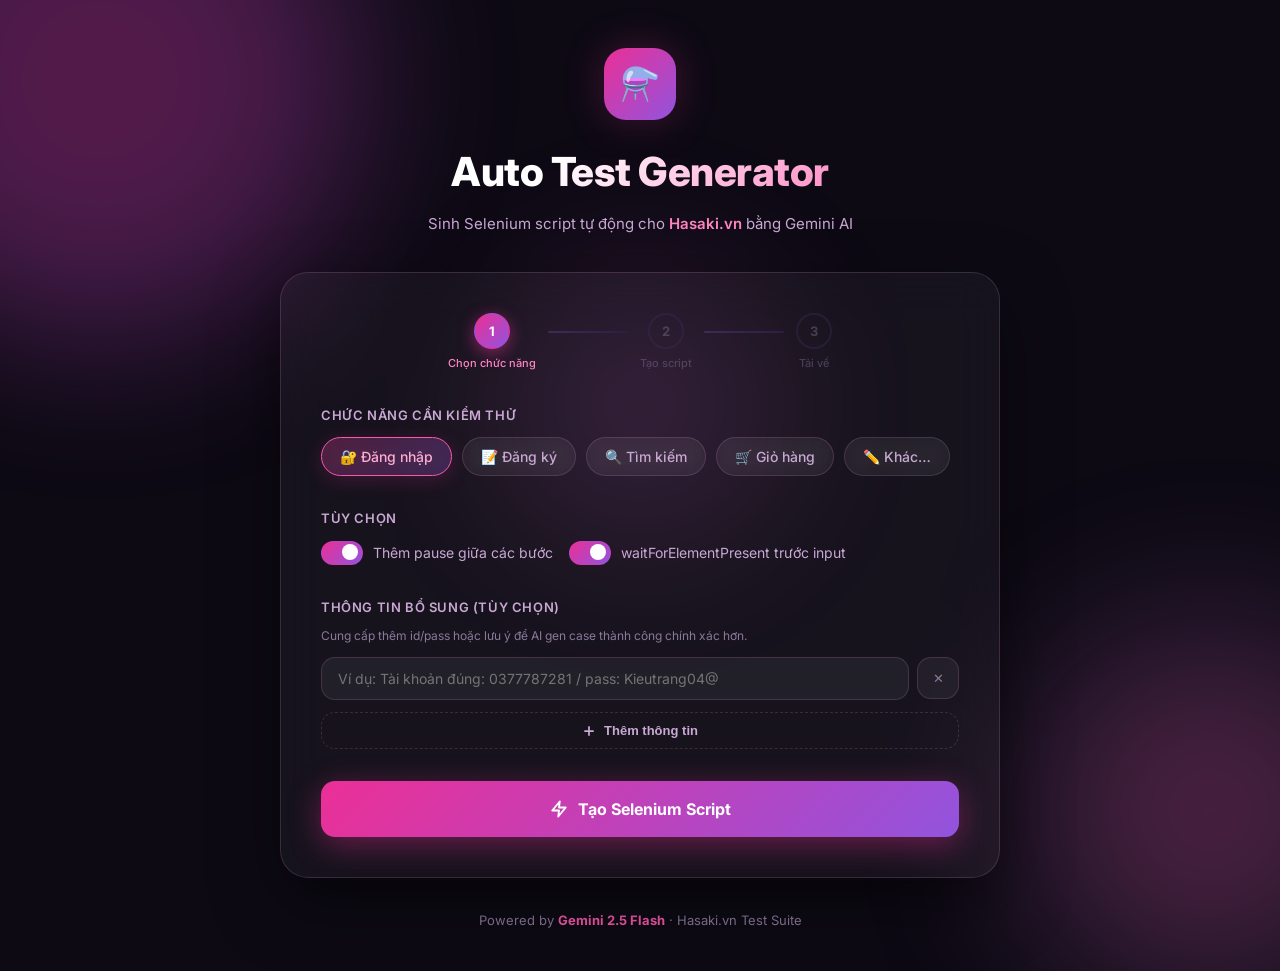
<file: index.html>
<!DOCTYPE html>
<html lang="vi">
<head>
  <meta charset="UTF-8" />
  <meta name="viewport" content="width=device-width, initial-scale=1.0" />
  <title>Hasaki · Auto Test Generator</title>
  <meta name="description" content="Tự động sinh Selenium script kiểm thử Hasaki.vn bằng AI" />
  <link rel="preconnect" href="https://fonts.googleapis.com" />
  <link rel="preconnect" href="https://fonts.gstatic.com" crossorigin />
  <link href="https://fonts.googleapis.com/css2?family=Inter:wght@300;400;500;600;700;800&display=swap" rel="stylesheet" />
  <link rel="stylesheet" href="style.css" />
</head>
<body>

  <!-- ── BACKGROUND BLOBS ── -->
  <div class="bg-blob blob-1"></div>
  <div class="bg-blob blob-2"></div>
  <div class="bg-blob blob-3"></div>

  <!-- ── TOAST ── -->
  <div id="toast" class="toast" role="alert" aria-live="polite">
    <span id="toastIcon" class="toast-icon">✓</span>
    <span id="toastMsg">Thông báo</span>
  </div>

  <!-- ── MAIN ── -->
  <main class="main">

    <!-- Header -->
    <header class="header">
      <div class="logo-badge">
        <span class="logo-icon">⚗️</span>
      </div>
      <h1 class="header-title">Auto Test Generator</h1>
      <p class="header-sub">Sinh Selenium script tự động cho <strong>Hasaki.vn</strong> bằng Gemini AI</p>
    </header>

    <!-- Card -->
    <section class="card" id="mainCard">

      <!-- Step indicator -->
      <div class="steps">
        <div class="step active" id="step1">
          <div class="step-num">1</div>
          <span>Chọn chức năng</span>
        </div>
        <div class="step-line"></div>
        <div class="step" id="step2">
          <div class="step-num">2</div>
          <span>Tạo script</span>
        </div>
        <div class="step-line"></div>
        <div class="step" id="step3">
          <div class="step-num">3</div>
          <span>Tải về</span>
        </div>
      </div>

      <!-- Feature pills -->
      <div class="field-group">
        <label class="field-label">Chức năng cần kiểm thử</label>
        <div class="pill-group" id="pillGroup">
          <button type="button" class="pill active" data-value="Đăng nhập">🔐 Đăng nhập</button>
          <button type="button" class="pill" data-value="Đăng ký tài khoản">📝 Đăng ký</button>
          <button type="button" class="pill" data-value="Tìm kiếm sản phẩm">🔍 Tìm kiếm</button>
          <button type="button" class="pill" data-value="Thêm vào giỏ hàng">🛒 Giỏ hàng</button>
          <button type="button" class="pill" data-value="Khác">✏️ Khác…</button>
        </div>

        <!-- Custom input (hiện khi chọn Khác) -->
        <div class="custom-input-wrap" id="customWrap" style="display:none;">
          <input
            type="text"
            id="customInput"
            class="custom-input"
            placeholder="Nhập tên chức năng cần kiểm thử…"
            maxlength="120"
          />
        </div>
      </div>

      <!-- Options -->
      <div class="field-group">
        <label class="field-label">Tùy chọn</label>
        <div class="options-row">
          <label class="toggle-label">
            <input type="checkbox" id="optPause" checked />
            <span class="toggle"></span>
            Thêm pause giữa các bước
          </label>
          <label class="toggle-label">
            <input type="checkbox" id="optWaitFor" checked />
            <span class="toggle"></span>
            waitForElementPresent trước input
          </label>
        </div>
      </div>

      <!-- Supplementary Info -->
      <div class="field-group">
        <label class="field-label">Thông tin bổ sung (tùy chọn)</label>
        <p class="field-sub">Cung cấp thêm id/pass hoặc lưu ý để AI gen case thành công chính xác hơn.</p>
        <div id="extraInfoContainer" class="extra-info-list">
          <!-- Row 1 (default) -->
          <div class="extra-info-row">
            <input type="text" class="extra-info-input" placeholder="Ví dụ: Tài khoản đúng: 0377787281 / pass: Kieutrang04@">
            <button type="button" class="btn-remove-row" onclick="removeExtraRow(this)">✕</button>
          </div>
        </div>
        <button type="button" id="btnAddExtra" class="btn-add-extra">
          <svg width="14" height="14" viewBox="0 0 24 24" fill="none" stroke="currentColor" stroke-width="3" stroke-linecap="round" stroke-linejoin="round"><line x1="12" y1="5" x2="12" y2="19"></line><line x1="5" y1="12" x2="19" y2="12"></line></svg>
          Thêm thông tin
        </button>
      </div>

      <!-- Generate button -->
      <button type="button" id="generateBtn" class="btn-generate">
        <span class="btn-text">
          <svg width="18" height="18" viewBox="0 0 24 24" fill="none" stroke="currentColor" stroke-width="2.5" stroke-linecap="round" stroke-linejoin="round"><polygon points="13 2 3 14 12 14 11 22 21 10 12 10 13 2"/></svg>
          Tạo Selenium Script
        </span>
        <span class="btn-loader" style="display:none;">
          <span class="spinner"></span> Đang tạo script…
        </span>
      </button>

      <!-- Result panel (ẩn ban đầu) -->
      <div id="resultPanel" class="result-panel" style="display:none;">
        <div class="result-header">
          <div class="result-meta">
            <span class="result-badge">✓ Thành công</span>
            <span id="cmdCount" class="cmd-count">0 commands</span>
          </div>
          <button type="button" id="downloadBtn" class="btn-download">
            <svg width="16" height="16" viewBox="0 0 24 24" fill="none" stroke="currentColor" stroke-width="2.5" stroke-linecap="round" stroke-linejoin="round"><path d="M21 15v4a2 2 0 0 1-2 2H5a2 2 0 0 1-2-2v-4"/><polyline points="7 10 12 15 17 10"/><line x1="12" y1="15" x2="12" y2="3"/></svg>
            Tải file .side
          </button>
        </div>

        <!-- Preview table -->
        <div class="table-wrap">
          <table id="previewTable" class="preview-table">
            <thead>
              <tr>
                <th>#</th>
                <th>Command</th>
                <th>Target</th>
                <th>Value</th>
                <th>Mô tả</th>
              </tr>
            </thead>
            <tbody id="previewBody"></tbody>
          </table>
        </div>
      </div>

    </section>

    <!-- Footer -->
    <footer class="footer">
      Powered by <strong>Gemini 2.5 Flash</strong> · Hasaki.vn Test Suite
    </footer>

  </main>

  <script src="script.js"></script>
</body>
</html>
</file>
<file: style.css>
/* ═══════════════════════════════════════════
   DESIGN TOKENS
═══════════════════════════════════════════ */
:root {
  --pink-50:  #fff0f6;
  --pink-100: #ffd6e7;
  --pink-200: #ffadd2;
  --pink-300: #ff85c2;
  --pink-400: #f759ab;
  --pink-500: #eb2f96;
  --pink-600: #c41d7f;
  --pink-700: #9e1068;

  --purple-400: #b37feb;
  --purple-500: #9254de;

  --dark-900: #0d0a14;
  --dark-800: #150f20;
  --dark-700: #1e1530;
  --dark-600: #2a1f42;
  --dark-500: #3a2d58;

  --text-primary: #f5e6f8;
  --text-secondary: #c9a8d4;
  --text-muted: #8a7a9b;

  --glass-bg: rgba(255, 255, 255, 0.04);
  --glass-border: rgba(255, 182, 230, 0.15);
  --glass-blur: blur(24px);

  --radius-sm: 8px;
  --radius-md: 14px;
  --radius-lg: 20px;
  --radius-xl: 28px;

  --shadow-pink: 0 0 40px rgba(235, 47, 150, 0.25);
  --shadow-card: 0 24px 64px rgba(0,0,0,0.5);

  --transition: 0.22s cubic-bezier(0.4, 0, 0.2, 1);
}

/* ═══════════════════════════════════════════
   RESET & BASE
═══════════════════════════════════════════ */
*, *::before, *::after { box-sizing: border-box; margin: 0; padding: 0; }

html { scroll-behavior: smooth; }

body {
  font-family: 'Inter', -apple-system, sans-serif;
  background: var(--dark-900);
  color: var(--text-primary);
  min-height: 100vh;
  overflow-x: hidden;
  line-height: 1.6;
}

/* ═══════════════════════════════════════════
   ANIMATED BACKGROUND BLOBS
═══════════════════════════════════════════ */
.bg-blob {
  position: fixed;
  border-radius: 50%;
  filter: blur(80px);
  opacity: 0.35;
  pointer-events: none;
  z-index: 0;
  animation: blobFloat 8s ease-in-out infinite alternate;
}

.blob-1 {
  width: 520px; height: 520px;
  background: radial-gradient(circle, #eb2f96, #9254de);
  top: -180px; left: -160px;
  animation-duration: 9s;
}
.blob-2 {
  width: 420px; height: 420px;
  background: radial-gradient(circle, #f759ab, #1890ff40);
  bottom: -120px; right: -140px;
  animation-duration: 11s;
  animation-delay: -3s;
}
.blob-3 {
  width: 280px; height: 280px;
  background: radial-gradient(circle, #b37feb, #eb2f96);
  top: 45%; left: 50%;
  transform: translate(-50%, -50%);
  opacity: 0.18;
  animation-duration: 7s;
  animation-delay: -5s;
}

@keyframes blobFloat {
  0%   { transform: translate(0, 0) scale(1); }
  100% { transform: translate(30px, 20px) scale(1.08); }
}

/* ═══════════════════════════════════════════
   LAYOUT
═══════════════════════════════════════════ */
.main {
  position: relative;
  z-index: 1;
  min-height: 100vh;
  display: flex;
  flex-direction: column;
  align-items: center;
  padding: 48px 16px 40px;
  gap: 0;
}

/* ═══════════════════════════════════════════
   HEADER
═══════════════════════════════════════════ */
.header {
  text-align: center;
  margin-bottom: 36px;
}

.logo-badge {
  width: 72px; height: 72px;
  background: linear-gradient(135deg, var(--pink-500), var(--purple-500));
  border-radius: 22px;
  display: flex; align-items: center; justify-content: center;
  font-size: 32px;
  margin: 0 auto 20px;
  box-shadow: var(--shadow-pink);
  animation: logoPulse 3s ease-in-out infinite;
}

@keyframes logoPulse {
  0%, 100% { box-shadow: 0 0 30px rgba(235,47,150,0.4); }
  50%       { box-shadow: 0 0 60px rgba(235,47,150,0.7), 0 0 20px rgba(146,84,222,0.4); }
}

.header-title {
  font-size: clamp(28px, 5vw, 40px);
  font-weight: 800;
  background: linear-gradient(135deg, #fff 30%, var(--pink-300));
  -webkit-background-clip: text;
  -webkit-text-fill-color: transparent;
  background-clip: text;
  letter-spacing: -0.5px;
  margin-bottom: 8px;
}

.header-sub {
  font-size: 15px;
  color: var(--text-secondary);
  font-weight: 400;
}

.header-sub strong {
  color: var(--pink-300);
  font-weight: 600;
}

/* ═══════════════════════════════════════════
   CARD
═══════════════════════════════════════════ */
.card {
  width: 100%;
  max-width: 720px;
  background: var(--glass-bg);
  border: 1px solid var(--glass-border);
  backdrop-filter: var(--glass-blur);
  -webkit-backdrop-filter: var(--glass-blur);
  border-radius: var(--radius-xl);
  padding: 40px;
  box-shadow: var(--shadow-card);
  display: flex;
  flex-direction: column;
  gap: 32px;
}

/* ═══════════════════════════════════════════
   STEP INDICATOR
═══════════════════════════════════════════ */
.steps {
  display: flex;
  align-items: center;
  gap: 0;
  justify-content: center;
}

.step {
  display: flex;
  flex-direction: column;
  align-items: center;
  gap: 6px;
  opacity: 0.4;
  transition: opacity var(--transition);
}

.step.active  { opacity: 1; }
.step.done    { opacity: 0.8; }

.step-num {
  width: 36px; height: 36px;
  border-radius: 50%;
  border: 2px solid var(--dark-500);
  display: flex; align-items: center; justify-content: center;
  font-size: 13px;
  font-weight: 700;
  color: var(--text-muted);
  transition: all var(--transition);
}

.step.active .step-num {
  background: linear-gradient(135deg, var(--pink-500), var(--purple-500));
  border-color: transparent;
  color: #fff;
  box-shadow: 0 4px 16px rgba(235,47,150,0.5);
}

.step.done .step-num {
  background: var(--dark-600);
  border-color: var(--pink-600);
  color: var(--pink-300);
}

.step span {
  font-size: 11px;
  font-weight: 500;
  color: var(--text-muted);
  white-space: nowrap;
}

.step.active span { color: var(--pink-300); }

.step-line {
  flex: 1;
  height: 2px;
  background: linear-gradient(90deg, var(--dark-500), var(--dark-600));
  margin: 0 12px;
  margin-bottom: 22px;
  min-width: 40px;
  max-width: 80px;
  border-radius: 2px;
  transition: background var(--transition);
}

.step.done ~ .step-line { background: linear-gradient(90deg, var(--pink-700), var(--dark-500)); }

/* ═══════════════════════════════════════════
   FIELD GROUP
═══════════════════════════════════════════ */
.field-group {
  display: flex;
  flex-direction: column;
  gap: 12px;
}

.field-label {
  font-size: 13px;
  font-weight: 600;
  color: var(--text-secondary);
  letter-spacing: 0.6px;
  text-transform: uppercase;
}

.field-sub {
  font-size: 12px;
  color: var(--text-muted);
  margin-top: -4px;
}

/* ═══════════════════════════════════════════
   FEATURE PILLS
═══════════════════════════════════════════ */
.pill-group {
  display: flex;
  flex-wrap: wrap;
  gap: 10px;
}

.pill {
  padding: 10px 18px;
  border-radius: 50px;
  border: 1.5px solid var(--glass-border);
  background: var(--glass-bg);
  color: var(--text-secondary);
  font-size: 14px;
  font-weight: 500;
  cursor: pointer;
  transition: all var(--transition);
  font-family: inherit;
  backdrop-filter: blur(8px);
}

.pill:hover {
  border-color: var(--pink-400);
  color: var(--pink-200);
  background: rgba(235,47,150,0.08);
  transform: translateY(-2px);
}

.pill.active {
  background: linear-gradient(135deg, rgba(235,47,150,0.25), rgba(146,84,222,0.25));
  border-color: var(--pink-400);
  color: var(--pink-200);
  box-shadow: 0 4px 20px rgba(235,47,150,0.2);
}

/* ═══════════════════════════════════════════
   CUSTOM INPUT
═══════════════════════════════════════════ */
.custom-input-wrap { margin-top: 4px; }

.custom-input {
  width: 100%;
  padding: 14px 18px;
  background: rgba(255,255,255,0.05);
  border: 1.5px solid var(--glass-border);
  border-radius: var(--radius-md);
  color: var(--text-primary);
  font-size: 15px;
  font-family: inherit;
  outline: none;
  transition: all var(--transition);
}

.custom-input::placeholder { color: var(--text-muted); }

.custom-input:focus {
  border-color: var(--pink-400);
  background: rgba(235,47,150,0.06);
  box-shadow: 0 0 0 3px rgba(235,47,150,0.15);
}

/* ═══════════════════════════════════════════
   EXTRA INFO LIST
═══════════════════════════════════════════ */
.extra-info-list {
  display: flex;
  flex-direction: column;
  gap: 8px;
}

.extra-info-row {
  display: flex;
  gap: 8px;
  animation: fadeInRow 0.3s ease;
}

@keyframes fadeInRow {
  from { opacity: 0; transform: translateY(-10px); }
  to { opacity: 1; transform: translateY(0); }
}

.extra-info-input {
  flex: 1;
  padding: 12px 16px;
  background: rgba(255,255,255,0.05);
  border: 1px solid var(--glass-border);
  border-radius: var(--radius-md);
  color: var(--text-primary);
  font-size: 14px;
  font-family: inherit;
  outline: none;
  transition: all var(--transition);
}

.extra-info-input:focus {
  border-color: var(--pink-400);
  background: rgba(235,47,150,0.06);
}

.btn-remove-row {
  width: 42px;
  height: 42px;
  display: flex;
  align-items: center;
  justify-content: center;
  background: rgba(255,255,255,0.05);
  border: 1px solid var(--glass-border);
  border-radius: var(--radius-md);
  color: var(--text-muted);
  cursor: pointer;
  transition: all var(--transition);
}

.btn-remove-row:hover {
  background: rgba(235,47,150,0.15);
  color: var(--pink-300);
  border-color: var(--pink-400);
}

.btn-add-extra {
  display: flex;
  align-items: center;
  justify-content: center;
  gap: 8px;
  padding: 10px;
  background: transparent;
  border: 1.5px dashed var(--glass-border);
  border-radius: var(--radius-md);
  color: var(--text-secondary);
  font-size: 13px;
  font-weight: 600;
  cursor: pointer;
  transition: all var(--transition);
}

.btn-add-extra:hover {
  background: rgba(255,255,255,0.03);
  border-color: var(--pink-400);
  color: var(--pink-300);
}

/* ═══════════════════════════════════════════
   OPTIONS TOGGLES
═══════════════════════════════════════════ */
.options-row {
  display: flex;
  flex-wrap: wrap;
  gap: 16px;
}

.toggle-label {
  display: flex;
  align-items: center;
  gap: 10px;
  font-size: 14px;
  color: var(--text-secondary);
  cursor: pointer;
  user-select: none;
}

.toggle-label input[type="checkbox"] { display: none; }

.toggle {
  width: 42px; height: 24px;
  border-radius: 50px;
  background: var(--dark-600);
  border: 1.5px solid var(--dark-500);
  position: relative;
  transition: all var(--transition);
  flex-shrink: 0;
}

.toggle::after {
  content: '';
  position: absolute;
  width: 16px; height: 16px;
  border-radius: 50%;
  background: var(--text-muted);
  top: 2px; left: 2px;
  transition: all var(--transition);
}

.toggle-label input:checked + .toggle {
  background: linear-gradient(135deg, var(--pink-500), var(--purple-500));
  border-color: transparent;
}

.toggle-label input:checked + .toggle::after {
  transform: translateX(18px);
  background: #fff;
}

/* ═══════════════════════════════════════════
   GENERATE BUTTON
═══════════════════════════════════════════ */
.btn-generate {
  width: 100%;
  padding: 18px 24px;
  background: linear-gradient(135deg, var(--pink-500) 0%, var(--purple-500) 100%);
  border: none;
  border-radius: var(--radius-md);
  color: #fff;
  font-size: 16px;
  font-weight: 700;
  font-family: inherit;
  cursor: pointer;
  position: relative;
  overflow: hidden;
  transition: all var(--transition);
  box-shadow: 0 8px 32px rgba(235,47,150,0.4);
}

.btn-generate::before {
  content: '';
  position: absolute;
  inset: 0;
  background: linear-gradient(135deg, rgba(255,255,255,0.15), transparent);
  opacity: 0;
  transition: opacity var(--transition);
}

.btn-generate:hover:not(:disabled)::before { opacity: 1; }

.btn-generate:hover:not(:disabled) {
  transform: translateY(-2px);
  box-shadow: 0 12px 40px rgba(235,47,150,0.55);
}

.btn-generate:active:not(:disabled) { transform: translateY(0); }

.btn-generate:disabled {
  opacity: 0.7;
  cursor: not-allowed;
  transform: none;
}

.btn-text, .btn-loader {
  display: flex;
  align-items: center;
  justify-content: center;
  gap: 10px;
}

/* ═══════════════════════════════════════════
   SPINNER
═══════════════════════════════════════════ */
.spinner {
  width: 18px; height: 18px;
  border: 2.5px solid rgba(255,255,255,0.3);
  border-top-color: #fff;
  border-radius: 50%;
  animation: spin 0.7s linear infinite;
  display: inline-block;
  flex-shrink: 0;
}

@keyframes spin { to { transform: rotate(360deg); } }

/* ═══════════════════════════════════════════
   RESULT PANEL
═══════════════════════════════════════════ */
.result-panel {
  border: 1.5px solid rgba(255,182,230,0.2);
  border-radius: var(--radius-lg);
  overflow: hidden;
  animation: slideUp 0.4s cubic-bezier(0.16, 1, 0.3, 1);
}

@keyframes slideUp {
  from { opacity: 0; transform: translateY(20px); }
  to   { opacity: 1; transform: translateY(0); }
}

.result-header {
  display: flex;
  align-items: center;
  justify-content: space-between;
  padding: 16px 20px;
  background: rgba(235,47,150,0.1);
  border-bottom: 1px solid rgba(255,182,230,0.12);
  flex-wrap: wrap;
  gap: 12px;
}

.result-meta {
  display: flex;
  align-items: center;
  gap: 12px;
}

.result-badge {
  background: linear-gradient(135deg, rgba(82,196,26,0.2), rgba(82,196,26,0.1));
  border: 1px solid rgba(82,196,26,0.4);
  color: #95de64;
  font-size: 13px;
  font-weight: 600;
  padding: 4px 12px;
  border-radius: 50px;
}

.cmd-count {
  font-size: 13px;
  color: var(--text-muted);
}

/* ── DOWNLOAD BUTTON ── */
.btn-download {
  display: flex;
  align-items: center;
  gap: 8px;
  padding: 10px 20px;
  background: linear-gradient(135deg, rgba(235,47,150,0.2), rgba(146,84,222,0.2));
  border: 1.5px solid var(--pink-500);
  border-radius: var(--radius-sm);
  color: var(--pink-200);
  font-size: 14px;
  font-weight: 600;
  font-family: inherit;
  cursor: pointer;
  transition: all var(--transition);
}

.btn-download:hover {
  background: linear-gradient(135deg, var(--pink-500), var(--purple-500));
  color: #fff;
  border-color: transparent;
  transform: translateY(-2px);
  box-shadow: 0 8px 24px rgba(235,47,150,0.4);
}

/* ── TABLE ── */
.table-wrap {
  overflow-x: auto;
  max-height: 360px;
  overflow-y: auto;
  scrollbar-width: thin;
  scrollbar-color: var(--dark-500) transparent;
}

.table-wrap::-webkit-scrollbar { width: 6px; height: 6px; }
.table-wrap::-webkit-scrollbar-track { background: transparent; }
.table-wrap::-webkit-scrollbar-thumb { background: var(--dark-500); border-radius: 3px; }

.preview-table {
  width: 100%;
  border-collapse: collapse;
  font-size: 13px;
}

.preview-table thead {
  position: sticky;
  top: 0;
  z-index: 1;
  background: var(--dark-800);
}

.preview-table th {
  padding: 12px 14px;
  text-align: left;
  color: var(--pink-300);
  font-weight: 600;
  font-size: 12px;
  letter-spacing: 0.5px;
  text-transform: uppercase;
  border-bottom: 1px solid rgba(255,182,230,0.1);
  white-space: nowrap;
}

.preview-table td {
  padding: 10px 14px;
  color: var(--text-secondary);
  border-bottom: 1px solid rgba(255,255,255,0.04);
  vertical-align: top;
  word-break: break-all;
}

.preview-table tr:hover td { background: rgba(255,255,255,0.025); }

.preview-table td:first-child {
  color: var(--text-muted);
  font-size: 12px;
  white-space: nowrap;
  min-width: 30px;
}

.preview-table td:nth-child(2) {
  color: var(--pink-300);
  font-weight: 600;
  white-space: nowrap;
  min-width: 100px;
}

/* ═══════════════════════════════════════════
   TOAST
═══════════════════════════════════════════ */
.toast {
  position: fixed;
  top: 24px;
  right: 24px;
  z-index: 9999;
  display: flex;
  align-items: center;
  gap: 10px;
  padding: 14px 22px;
  border-radius: var(--radius-md);
  font-size: 14px;
  font-weight: 600;
  backdrop-filter: blur(20px);
  border: 1.5px solid;
  box-shadow: 0 16px 48px rgba(0,0,0,0.4);
  transform: translateX(calc(100% + 40px));
  opacity: 0;
  transition: all 0.4s cubic-bezier(0.16, 1, 0.3, 1);
  max-width: 340px;
  pointer-events: none;
}

.toast.show {
  transform: translateX(0);
  opacity: 1;
  pointer-events: auto;
}

.toast.success {
  background: rgba(20, 40, 20, 0.92);
  border-color: rgba(82,196,26,0.5);
  color: #95de64;
}

.toast.error {
  background: rgba(40, 15, 25, 0.92);
  border-color: rgba(235,47,150,0.5);
  color: var(--pink-300);
}

.toast-icon {
  font-size: 18px;
  flex-shrink: 0;
}

/* ═══════════════════════════════════════════
   FOOTER
═══════════════════════════════════════════ */
.footer {
  margin-top: 32px;
  font-size: 13px;
  color: var(--text-muted);
  text-align: center;
}

.footer strong { color: var(--pink-400); }

/* ═══════════════════════════════════════════
   RESPONSIVE
═══════════════════════════════════════════ */
@media (max-width: 600px) {
  .card { padding: 24px 20px; gap: 24px; }
  .steps { gap: 0; }
  .step-line { min-width: 20px; }
  .result-header { flex-direction: column; align-items: flex-start; }
  .btn-download { width: 100%; justify-content: center; }
}
</file>
